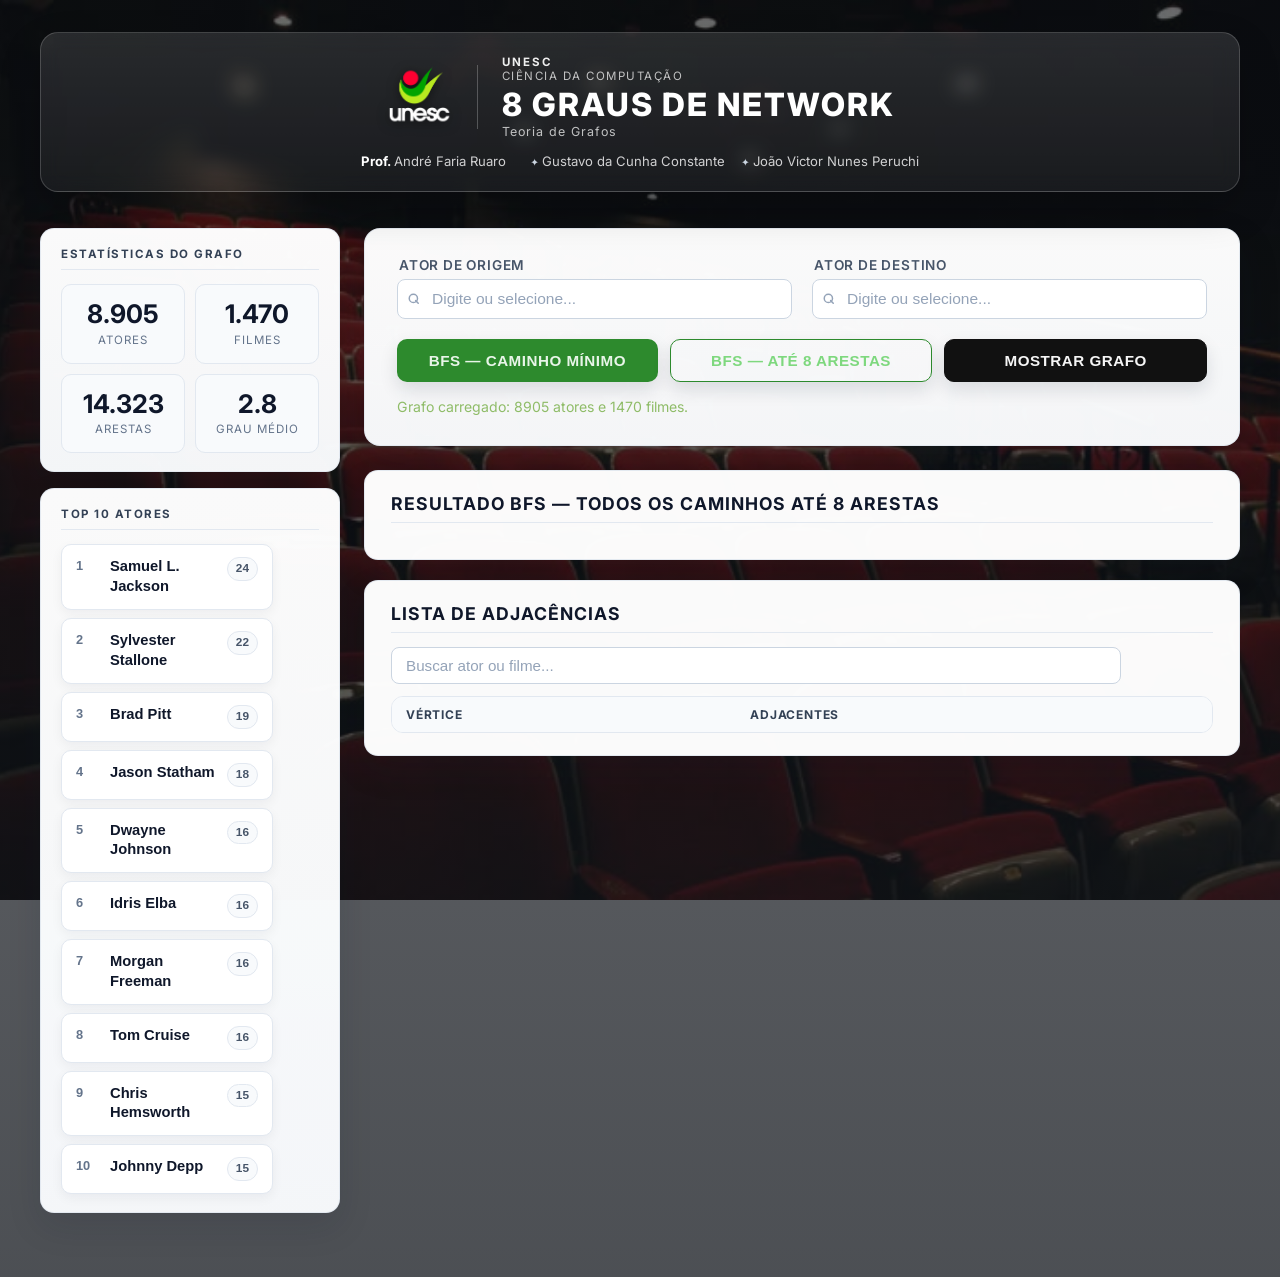
<file: index.html>
<!doctype html>
<html lang="pt-BR">
  <head>
    <meta charset="UTF-8" />
    <meta name="viewport" content="width=device-width, initial-scale=1.0" />
    <title>8 Graus de Network</title>
    <link rel="stylesheet" href="css/styles.css" />
    <link
      href="https://fonts.googleapis.com/css2?family=Inter:wght@400;500;600;700;800&display=swap"
      rel="stylesheet"
    />
  </head>
  <body>
    <div
      class="toast-container"
      id="toastContainer"
      aria-live="polite"
      aria-atomic="true"
    ></div>

    <header class="site-header">
      <div class="site-header__brand">
        <div class="unesc-logo">
          <img
            src="imgs/unesc.png"
            alt="UNESC — Universidade do Extremo Sul Catarinense"
            class="unesc-logo__img"
          />
        </div>

        <div class="site-header__divider"></div>

        <div class="site-header__title">
          <p class="site-header__institution" id="meta-institution"></p>
          <p class="site-header__course" id="meta-course"></p>
          <h1 class="site-header__appname">8 Graus de Network</h1>
          <p class="site-header__subject" id="meta-subject"></p>
        </div>
      </div>

      <div class="site-header__meta">
        <p class="site-header__professor" id="meta-professor"></p>
        <ul
          class="site-header__authors"
          id="meta-authors"
          aria-label="Autores"
        ></ul>
      </div>
    </header>

    <main>
      <aside class="sidebar">
        <div class="sidebar-card">
          <h3 class="sidebar-card__title">Estatísticas do Grafo</h3>
          <div class="stats-grid">
            <div class="stat-item">
              <span class="stat-value" id="statActors">—</span>
              <span class="stat-label">Atores</span>
            </div>
            <div class="stat-item">
              <span class="stat-value" id="statMovies">—</span>
              <span class="stat-label">Filmes</span>
            </div>
            <div class="stat-item">
              <span class="stat-value" id="statEdges">—</span>
              <span class="stat-label">Arestas</span>
            </div>
            <div class="stat-item">
              <span class="stat-value" id="statAvgDeg">—</span>
              <span class="stat-label">Grau Médio</span>
            </div>
          </div>
        </div>
        <div class="sidebar-card" id="topActorsCard">
          <h3 class="sidebar-card__title">Top 10 Atores</h3>
          <ol class="top-actors-list" id="topActorsList">
            <li class="top-actors-placeholder">Aguardando dados...</li>
          </ol>
        </div>
      </aside>

      <div class="main-content">
        <div class="card">
          <div class="form-row">
            <div class="form-group">
              <label for="inputOrigin">Ator de Origem</label>
              <div class="input-wrapper">
                <svg
                  class="input-icon"
                  viewBox="0 0 20 20"
                  fill="none"
                  stroke="currentColor"
                  stroke-width="2"
                  aria-hidden="true"
                >
                  <circle cx="8.5" cy="8.5" r="5.5" />
                  <path d="M15 15l-3.5-3.5" stroke-linecap="round" />
                </svg>
                <input
                  list="actorList"
                  id="inputOrigin"
                  placeholder="Digite ou selecione..."
                  autocomplete="off"
                />
                <button
                  class="input-clear"
                  aria-label="Limpar ator de origem"
                  data-target="inputOrigin"
                  hidden
                >
                  <svg
                    viewBox="0 0 14 14"
                    fill="none"
                    stroke="currentColor"
                    stroke-width="2"
                    stroke-linecap="round"
                    aria-hidden="true"
                  >
                    <line x1="2" y1="2" x2="12" y2="12" />
                    <line x1="12" y1="2" x2="2" y2="12" />
                  </svg>
                </button>
              </div>
            </div>
            <div class="form-group">
              <label for="inputDest">Ator de Destino</label>
              <div class="input-wrapper">
                <svg
                  class="input-icon"
                  viewBox="0 0 20 20"
                  fill="none"
                  stroke="currentColor"
                  stroke-width="2"
                  aria-hidden="true"
                >
                  <circle cx="8.5" cy="8.5" r="5.5" />
                  <path d="M15 15l-3.5-3.5" stroke-linecap="round" />
                </svg>
                <input
                  list="actorList"
                  id="inputDest"
                  placeholder="Digite ou selecione..."
                  autocomplete="off"
                />
                <button
                  class="input-clear"
                  aria-label="Limpar ator de destino"
                  data-target="inputDest"
                  hidden
                >
                  <svg
                    viewBox="0 0 14 14"
                    fill="none"
                    stroke="currentColor"
                    stroke-width="2"
                    stroke-linecap="round"
                    aria-hidden="true"
                  >
                    <line x1="2" y1="2" x2="12" y2="12" />
                    <line x1="12" y1="2" x2="2" y2="12" />
                  </svg>
                </button>
              </div>
            </div>
          </div>
          <datalist id="actorList"></datalist>

          <div class="btn-row">
            <button id="btnBFS">BFS &mdash; Caminho Mínimo</button>
            <button id="btnBFS8">BFS &mdash; Até 8 Arestas</button>
            <button id="btnShow">Mostrar Grafo</button>
          </div>
          <p id="status" role="status" aria-live="polite">
            Carregando dados...
          </p>
        </div>

        <div class="results-section">
          <div class="result-card" id="bfsCard" hidden>
            <h2>Resultado BFS &mdash; Caminho Mínimo</h2>
            <div id="bfsResult"></div>
          </div>

          <div class="result-card" id="bfs8Card" hidden>
            <h2>Resultado BFS &mdash; Todos os Caminhos até 8 Arestas</h2>
            <div id="bfs8Result"></div>
          </div>

          <div class="result-card" id="showCard" hidden>
            <h2>Lista de Adjacências</h2>
            <div class="adj-search-row">
              <input
                type="search"
                id="adjSearch"
                placeholder="Buscar ator ou filme..."
                autocomplete="off"
                aria-label="Buscar vértice na lista de adjacências"
              />
              <span id="adjSearchCount" class="adj-search-count"></span>
            </div>
            <div class="adj-table-wrapper">
              <table>
                <thead>
                  <tr>
                    <th>Vértice</th>
                    <th>Adjacentes</th>
                  </tr>
                </thead>
                <tbody id="adjBody"></tbody>
              </table>
            </div>
          </div>
        </div>
      </div>
    </main>

    <script type="module" src="js/app.js"></script>
  </body>
</html>
</file>
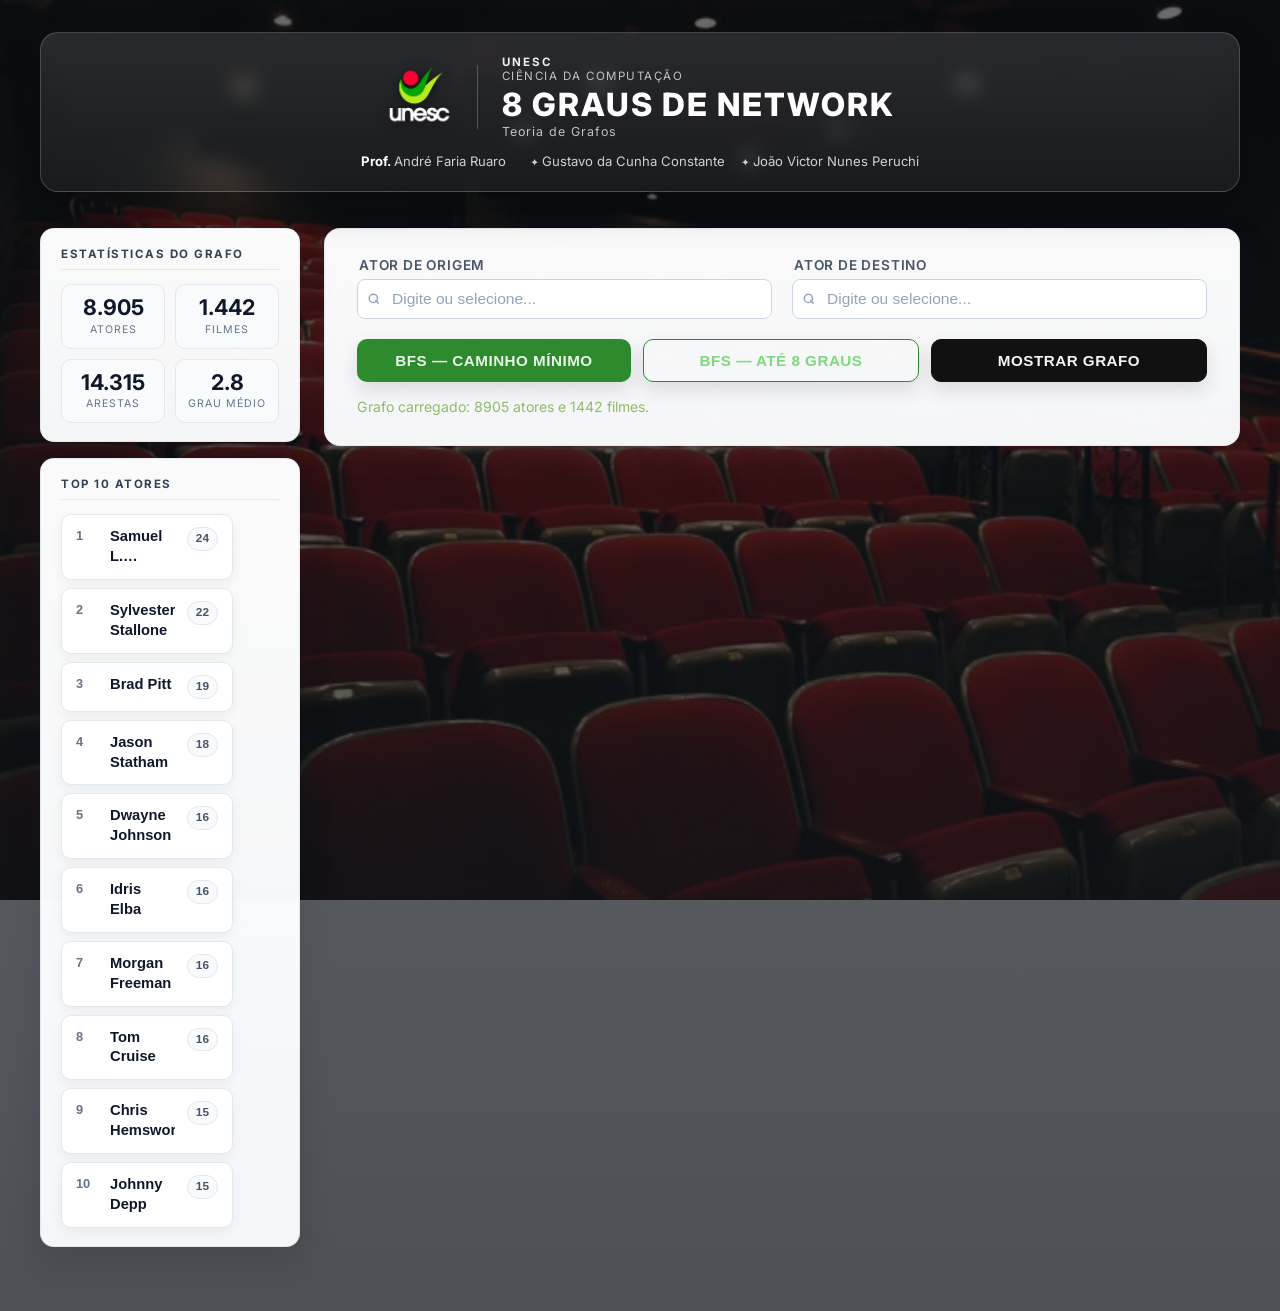
<file: 8-Graus-de-Network/index.html>
<!doctype html>
<html lang="pt-BR">
  <head>
    <meta charset="UTF-8" />
    <meta name="viewport" content="width=device-width, initial-scale=1.0" />
    <title>8 Graus de Network</title>
    <link rel="stylesheet" href="css/styles.css" />
    <link
      href="https://fonts.googleapis.com/css2?family=Inter:wght@400;500;600;700;800&display=swap"
      rel="stylesheet"
    />
  </head>
  <body>
    <div
      class="toast-container"
      id="toastContainer"
      aria-live="polite"
      aria-atomic="true"
    ></div>

    <header class="site-header">
      <div class="site-header__brand">
        <div class="unesc-logo">
          <img
            src="imgs/unesc.png"
            alt="UNESC — Universidade do Extremo Sul Catarinense"
            class="unesc-logo__img"
          />
        </div>

        <div class="site-header__divider"></div>

        <div class="site-header__title">
          <p class="site-header__institution" id="meta-institution"></p>
          <p class="site-header__course" id="meta-course"></p>
          <h1 class="site-header__appname">8 Graus de Network</h1>
          <p class="site-header__subject" id="meta-subject"></p>
        </div>
      </div>

      <div class="site-header__meta">
        <p class="site-header__professor" id="meta-professor"></p>
        <ul
          class="site-header__authors"
          id="meta-authors"
          aria-label="Autores"
        ></ul>
      </div>
    </header>

    <main>
      <aside class="sidebar">
        <div class="sidebar-card">
          <h3 class="sidebar-card__title">Estatísticas do Grafo</h3>
          <div class="stats-grid">
            <div class="stat-item">
              <span class="stat-value" id="statActors">—</span>
              <span class="stat-label">Atores</span>
            </div>
            <div class="stat-item">
              <span class="stat-value" id="statMovies">—</span>
              <span class="stat-label">Filmes</span>
            </div>
            <div class="stat-item">
              <span class="stat-value" id="statEdges">—</span>
              <span class="stat-label">Arestas</span>
            </div>
            <div class="stat-item">
              <span class="stat-value" id="statAvgDeg">—</span>
              <span class="stat-label">Grau Médio</span>
            </div>
          </div>
        </div>
        <div class="sidebar-card">
          <h3 class="sidebar-card__title">Top 10 Atores</h3>
          <ol class="top-actors-list" id="topActorsList">
            <li class="top-actors-placeholder">Aguardando dados...</li>
          </ol>
        </div>
      </aside>

      <div class="main-content">
        <div class="card">
          <div class="form-row">
            <div class="form-group">
              <label for="inputOrigin">Ator de Origem</label>
              <div class="input-wrapper">
                <svg
                  class="input-icon"
                  viewBox="0 0 20 20"
                  fill="none"
                  stroke="currentColor"
                  stroke-width="2"
                  aria-hidden="true"
                >
                  <circle cx="8.5" cy="8.5" r="5.5" />
                  <path d="M15 15l-3.5-3.5" stroke-linecap="round" />
                </svg>
                <input
                  list="actorList"
                  id="inputOrigin"
                  placeholder="Digite ou selecione..."
                  autocomplete="off"
                />
                <button
                  class="input-clear"
                  aria-label="Limpar ator de origem"
                  data-target="inputOrigin"
                  hidden
                >
                  <svg
                    viewBox="0 0 14 14"
                    fill="none"
                    stroke="currentColor"
                    stroke-width="2"
                    stroke-linecap="round"
                    aria-hidden="true"
                  >
                    <line x1="2" y1="2" x2="12" y2="12" />
                    <line x1="12" y1="2" x2="2" y2="12" />
                  </svg>
                </button>
              </div>
            </div>
            <div class="form-group">
              <label for="inputDest">Ator de Destino</label>
              <div class="input-wrapper">
                <svg
                  class="input-icon"
                  viewBox="0 0 20 20"
                  fill="none"
                  stroke="currentColor"
                  stroke-width="2"
                  aria-hidden="true"
                >
                  <circle cx="8.5" cy="8.5" r="5.5" />
                  <path d="M15 15l-3.5-3.5" stroke-linecap="round" />
                </svg>
                <input
                  list="actorList"
                  id="inputDest"
                  placeholder="Digite ou selecione..."
                  autocomplete="off"
                />
                <button
                  class="input-clear"
                  aria-label="Limpar ator de destino"
                  data-target="inputDest"
                  hidden
                >
                  <svg
                    viewBox="0 0 14 14"
                    fill="none"
                    stroke="currentColor"
                    stroke-width="2"
                    stroke-linecap="round"
                    aria-hidden="true"
                  >
                    <line x1="2" y1="2" x2="12" y2="12" />
                    <line x1="12" y1="2" x2="2" y2="12" />
                  </svg>
                </button>
              </div>
            </div>
          </div>
          <datalist id="actorList"></datalist>

          <div class="btn-row">
            <button id="btnBFS">BFS &mdash; Caminho Mínimo</button>
            <button id="btnBFS8">BFS &mdash; Até 8 Graus</button>
            <button id="btnShow">Mostrar Grafo</button>
          </div>
          <p id="status" role="status" aria-live="polite">
            Carregando dados...
          </p>
        </div>

        <div class="results-section">
          <div class="result-card" id="bfsCard" hidden>
            <h2>Resultado BFS &mdash; Caminho Mínimo</h2>
            <div id="bfsResult"></div>
          </div>

          <div class="result-card" id="bfs8Card" hidden>
            <h2>Resultado BFS &mdash; Todos os Caminhos até 8 Graus</h2>
            <div id="bfs8Result"></div>
          </div>

          <div class="result-card" id="showCard" hidden>
            <h2>Lista de Adjacências</h2>
            <div class="adj-search-row">
              <input
                type="search"
                id="adjSearch"
                placeholder="Buscar ator ou filme..."
                autocomplete="off"
                aria-label="Buscar vértice na lista de adjacências"
              />
              <span id="adjSearchCount" class="adj-search-count"></span>
            </div>
            <div class="adj-table-wrapper">
              <table>
                <thead>
                  <tr>
                    <th>Vértice</th>
                    <th>Adjacentes</th>
                  </tr>
                </thead>
                <tbody id="adjBody"></tbody>
              </table>
            </div>
          </div>
        </div>
      </div>
    </main>

    <script type="module" src="js/app.js"></script>
  </body>
</html>
</file>
<file: css/styles.css>
*,
*::before,
*::after {
  box-sizing: border-box;
  margin: 0;
  padding: 0;
}

body {
  font-family: "Inter", "Segoe UI", system-ui, sans-serif;
  background:
    linear-gradient(rgba(15, 18, 24, 0.62), rgba(20, 24, 30, 0.76)),
    url("../imgs/filmset.jpeg") center / cover fixed no-repeat;
  color: #1f2937;
  min-height: 100vh;
  display: flex;
  flex-direction: column;
  align-items: center;
  padding: 32px 16px 64px;
}

.site-header {
  width: 100%;
  max-width: 1200px;
  margin-bottom: 36px;
  text-align: center;
  padding: 22px 26px;
  border: 1px solid rgba(255, 255, 255, 0.18);
  border-radius: 18px;
  background: linear-gradient(
    180deg,
    rgba(255, 255, 255, 0.12) 0%,
    rgba(255, 255, 255, 0.06) 100%
  );
  backdrop-filter: blur(10px);
  box-shadow: 0 18px 42px rgba(0, 0, 0, 0.2);
}

.site-header__brand {
  display: flex;
  align-items: center;
  justify-content: center;
  gap: 24px;
  flex-wrap: wrap;
  margin-bottom: 14px;
}

.unesc-logo__img {
  height: 72px;
  width: auto;
  object-fit: contain;
  filter: drop-shadow(0 2px 6px rgba(0, 0, 0, 0.5));
}

.site-header__divider {
  width: 1px;
  height: 64px;
  background: rgba(255, 255, 255, 0.24);
  flex-shrink: 0;
}

.site-header__title {
  text-align: left;
}

.site-header__institution {
  font-size: 0.72rem;
  font-weight: 700;
  letter-spacing: 2px;
  color: rgba(255, 255, 255, 0.92);
  text-transform: uppercase;
}

.site-header__course {
  font-size: 0.72rem;
  letter-spacing: 1.5px;
  color: rgba(255, 255, 255, 0.72);
  text-transform: uppercase;
  margin-bottom: 4px;
}

.site-header__appname {
  font-size: 2rem;
  font-weight: 800;
  letter-spacing: 2px;
  color: #ffffff;
  text-transform: uppercase;
  line-height: 1.1;
}

.site-header__subject {
  font-size: 0.78rem;
  color: rgba(255, 255, 255, 0.72);
  letter-spacing: 1px;
  margin-top: 2px;
}

.site-header__meta {
  display: flex;
  flex-wrap: wrap;
  justify-content: center;
  gap: 4px 24px;
  font-size: 0.82rem;
  color: rgba(255, 255, 255, 0.8);
  margin-top: 8px;
}

.site-header__professor::before {
  content: "Prof. ";
  font-weight: 700;
  color: #ffffff;
}

.site-header__authors {
  list-style: none;
  display: flex;
  flex-wrap: wrap;
  justify-content: center;
  gap: 4px 16px;
}

.site-header__authors li::before {
  content: "✦ ";
  color: #cbd5e1;
  font-size: 0.65rem;
}

main {
  display: grid;
  grid-template-columns: 300px 1fr;
  gap: 24px;
  max-width: 1200px;
  width: 100%;
  align-items: start;
  padding: 0;
}

.main-content {
  display: flex;
  flex-direction: column;
  gap: 24px;
}

.card {
  background: linear-gradient(
    180deg,
    rgba(255, 255, 255, 0.98) 0%,
    rgba(248, 250, 252, 0.98) 100%
  );
  border: 1px solid rgba(226, 232, 240, 0.9);
  border-radius: 16px;
  padding: 28px 32px;
  box-shadow: 0 18px 40px rgba(15, 23, 42, 0.16);
}

.form-row {
  display: flex;
  gap: 20px;
  flex-wrap: wrap;
  margin-bottom: 20px;
}

.form-group {
  flex: 1;
  min-width: 220px;
  display: flex;
  flex-direction: column;
  gap: 6px;
}

.form-group label {
  padding-left: 2px;
}

label {
  font-size: 0.85rem;
  font-weight: 600;
  color: #475569;
  text-transform: uppercase;
  letter-spacing: 0.8px;
}

input[list] {
  background: #ffffff;
  border: 1px solid #cbd5e1;
  border-radius: 8px;
  color: #0f172a;
  font-size: 0.97rem;
  font-weight: 400;
  padding: 10px 14px;
  outline: none;
  transition:
    border-color 0.2s,
    box-shadow 0.2s;
  width: 100%;
}

input[list]:focus {
  border-color: #60a5fa;
  box-shadow: 0 0 0 3px rgba(96, 165, 250, 0.16);
}

.btn-row {
  display: flex;
  gap: 12px;
  flex-wrap: wrap;
}

button {
  flex: 1;
  min-width: 160px;
  padding: 12px 20px;
  border: 1px solid transparent;
  border-radius: 10px;
  font-size: 0.95rem;
  font-weight: 700;
  cursor: pointer;
  transition:
    filter 0.2s,
    transform 0.1s,
    box-shadow 0.2s,
    border-color 0.2s;
  letter-spacing: 0.5px;
  text-transform: uppercase;
  box-shadow: 0 8px 18px rgba(15, 23, 42, 0.12);
}

button:hover {
  filter: brightness(1.03);
}
button:active {
  transform: scale(0.97);
}

#btnBFS {
  background: #2d8a2d;
  color: #e8f5e8;
  border: none;
}
#btnBFS8 {
  background: transparent;
  color: #7ed87e;
  border: 1px solid #2d8a2d;
}
#btnShow {
  background: #111111;
  color: #f5f5f5;
  border: 1px solid #111111;
}

#btnShow:hover {
  border-color: #000000;
}

#btnBFS:hover,
#btnBFS8:hover,
#btnShow:hover {
  box-shadow: 0 12px 24px rgba(15, 23, 42, 0.16);
}

#status {
  margin-top: 14px;
  font-size: 0.88rem;
  color: #475569;
  min-height: 18px;
  line-height: 1.5;
}

.results-section {
  display: flex;
  flex-direction: column;
  gap: 20px;
  overflow-y: visible;
}

#bfs8Card {
  display: flex;
  flex-direction: column;
  max-height: calc(100vh - 260px);
}

#bfs8Card #bfs8Result {
  overflow-y: auto;
  min-height: 0;
  flex: 1;
  padding-right: 4px;
}

#showCard {
  display: flex;
  flex-direction: column;
  max-height: calc(100vh - 260px);
}

#showCard .adj-table-wrapper {
  flex: 1;
  min-height: 0;
  max-height: none;
}

.result-card {
  background: rgba(255, 255, 255, 0.98);
  border: 1px solid rgba(226, 232, 240, 0.95);
  border-radius: 14px;
  padding: 22px 26px;
  box-shadow: 0 14px 34px rgba(15, 23, 42, 0.12);
}

.result-card h2 {
  font-size: 1.1rem;
  color: #0f172a;
  margin-bottom: 14px;
  text-transform: uppercase;
  letter-spacing: 1px;
  border-bottom: 1px solid #e2e8f0;
  padding-bottom: 8px;
}

.result-context {
  display: flex;
  flex-direction: column;
  gap: 6px;
  padding: 0 0 16px;
  margin-bottom: 16px;
  border-bottom: 1px solid #e2e8f0;
}

.result-context__label {
  font-size: 0.72rem;
  font-weight: 700;
  color: #64748b;
  text-transform: uppercase;
  letter-spacing: 0.8px;
}

.result-context__route {
  display: flex;
  align-items: center;
  gap: 10px;
  flex-wrap: wrap;
  color: #0f172a;
}

.result-context__actor {
  font-size: 0.98rem;
  font-weight: 600;
  color: #0f172a;
}

.result-context__arrow {
  color: #94a3b8;
  font-size: 0.95rem;
}

.path-item {
  background: #f8fafc;
  border-left: 4px solid #4a9e4a;
  border-radius: 6px;
  padding: 10px 14px;
  margin-bottom: 10px;
  font-size: 0.92rem;
  line-height: 1.7;
}

.path-item .length-badge {
  display: inline-block;
  background: #4a9e4a;
  color: #fff;
  font-size: 0.78rem;
  font-weight: 700;
  padding: 2px 8px;
  border-radius: 20px;
  margin-right: 8px;
}

.path-item .node-actor {
  color: #2563eb;
}
.path-item .node-movie {
  color: #b7791f;
}

.path-arrow {
  color: #64748b;
  font-weight: bold;
  margin: 0 4px;
}

.no-result {
  color: #e08080;
  font-style: italic;
  font-size: 0.95rem;
}

.result-count {
  margin-bottom: 12px;
  color: #475569;
  font-size: 0.9rem;
}

.result-capped-inline {
  display: inline-block;
  margin-left: 6px;
  padding: 1px 8px;
  background: #fff7ed;
  border: 1px solid #fdba74;
  border-radius: 20px;
  color: #9a3412;
  font-size: 0.76rem;
  font-weight: 600;
  vertical-align: middle;
}

.show-more-btn {
  display: block;
  width: 100%;
  margin-top: 16px;
  padding: 12px 20px;
  background: #f8fafc;
  border: 1px dashed #cbd5e1;
  border-radius: 10px;
  color: #475569;
  font-size: 0.88rem;
  font-weight: 600;
  cursor: pointer;
  text-align: center;
  text-transform: none;
  letter-spacing: 0;
  box-shadow: none;
  transition:
    background 0.15s,
    border-color 0.15s,
    color 0.15s;
}

.show-more-btn:hover {
  background: #e2e8f0;
  border-color: #94a3b8;
  color: #0f172a;
  filter: none;
}

.pagination {
  display: flex;
  align-items: center;
  justify-content: space-between;
  gap: 12px;
  padding: 16px 0 4px;
  border-top: 1px solid #e2e8f0;
  margin-top: 16px;
  flex-wrap: wrap;
}

.pagination-btn {
  flex: none;
  min-width: 0;
  padding: 8px 16px;
  font-size: 0.85rem;
  font-weight: 600;
  border-radius: 8px;
  background: #f8fafc;
  border: 1px solid #e2e8f0;
  color: #0f172a;
  cursor: pointer;
  text-transform: none;
  letter-spacing: 0;
  box-shadow: none;
  transition:
    background 0.15s,
    border-color 0.15s;
}

.pagination-btn:hover:not(:disabled) {
  background: #e2e8f0;
  filter: none;
}

.pagination-btn:disabled {
  opacity: 0.35;
  cursor: default;
}

.pagination-info {
  display: flex;
  flex-direction: column;
  align-items: center;
  gap: 2px;
  font-size: 0.88rem;
  font-weight: 600;
  color: #0f172a;
}

.pagination-range {
  font-size: 0.75rem;
  font-weight: 400;
  color: #64748b;
}

.result-capped {
  margin-bottom: 14px;
  padding: 8px 12px;
  background: #fff7ed;
  border: 1px solid #fdba74;
  border-radius: 8px;
  color: #9a3412;
  font-size: 0.82rem;
}

.path-group {
  margin-bottom: 28px;
}

.path-group:last-child {
  margin-bottom: 0;
}

.path-group-toggle {
  width: 100%;
  min-width: 0;
  padding: 0;
  background: none;
  border: none;
  box-shadow: none;
  text-transform: none;
  letter-spacing: 0;
}

.path-group-toggle:hover {
  filter: none;
}

.path-group-toggle:active {
  transform: none;
}

.path-group-header {
  display: flex;
  align-items: center;
  gap: 16px;
  margin-bottom: 12px;
  padding-bottom: 10px;
  border-bottom: 1px solid #e2e8f0;
}

.path-group-header .path-degree-badge {
  width: 72px;
  height: 72px;
  margin: 0;
  flex-shrink: 0;
}

.path-group-header .degree-number {
  font-size: 1.9rem;
}

.path-group-count {
  color: #475569;
  font-size: 0.85rem;
  font-weight: 600;
}

.path-group-icon {
  width: 10px;
  height: 10px;
  margin-left: auto;
  border-right: 2px solid #94a3b8;
  border-bottom: 2px solid #94a3b8;
  transform: rotate(45deg);
  transition: transform 0.18s ease;
  flex-shrink: 0;
}

.path-group--collapsed .path-group-icon {
  transform: rotate(-45deg);
}

.path-group-paths {
  display: flex;
  flex-direction: column;
  gap: 12px;
}

.path-group-paths[hidden] {
  display: none;
}

.path-row {
  background: linear-gradient(180deg, #ffffff 0%, #f8fafc 100%);
  border: 1px solid #e2e8f0;
  border-radius: 14px;
  padding: 10px 8px;
  box-shadow: inset 0 1px 0 rgba(255, 255, 255, 0.75);
}

.path-row-header {
  display: flex;
  align-items: center;
  justify-content: space-between;
  gap: 12px;
  padding: 2px 10px 10px;
}

.path-row-title {
  color: #0f172a;
  font-size: 0.84rem;
  font-weight: 600;
}

.path-row-meta {
  color: #64748b;
  font-size: 0.76rem;
  white-space: nowrap;
}

.adj-search-row {
  display: flex;
  align-items: center;
  gap: 12px;
  margin-bottom: 12px;
}

#adjSearch {
  flex: 1;
  background: #ffffff;
  border: 1px solid #cbd5e1;
  border-radius: 8px;
  color: #0f172a;
  font-size: 0.95rem;
  padding: 9px 14px;
  outline: none;
  transition: border-color 0.2s;
}

#adjSearch:focus {
  border-color: #60a5fa;
  box-shadow: 0 0 0 3px rgba(96, 165, 250, 0.14);
}

.adj-search-count {
  font-size: 0.8rem;
  color: #64748b;
  white-space: nowrap;
  min-width: 80px;
  text-align: right;
}

.adj-row-hidden {
  display: none;
}

.adj-row-highlight td:first-child {
  color: #0f172a;
}

.adj-table-wrapper {
  max-height: 340px;
  overflow-y: auto;
  border-radius: 12px;
  border: 1px solid #e2e8f0;
  background: #ffffff;
}

table {
  width: 100%;
  border-collapse: collapse;
  font-size: 0.88rem;
}

thead tr {
  background: #f8fafc;
  position: sticky;
  top: 0;
  z-index: 1;
}

thead th {
  padding: 10px 14px;
  color: #334155;
  text-align: left;
  font-size: 0.75rem;
  text-transform: uppercase;
  letter-spacing: 0.8px;
}

tbody tr:nth-child(even) {
  background: #f8fafc;
}

tbody tr {
  border-top: 1px solid #eef2f7;
}

tbody td {
  padding: 10px 14px;
  vertical-align: top;
}

tbody td:first-child {
  white-space: nowrap;
  font-weight: 600;
}

.adj-type-movie {
  color: #b7791f;
}
.adj-type-actor {
  color: #2563eb;
}

.adj-link {
  color: inherit;
  text-decoration: none;
}

.adj-link:hover {
  text-decoration: underline;
}

::-webkit-scrollbar {
  width: 6px;
}
::-webkit-scrollbar-track {
  background: #e2e8f0;
}
::-webkit-scrollbar-thumb {
  background: #94a3b8;
  border-radius: 4px;
}

.sidebar {
  display: flex;
  flex-direction: column;
  gap: 16px;
  position: sticky;
  top: 24px;
}

#topActorsCard {
  display: flex;
  flex-direction: column;
}

#topActorsCard .top-actors-list {
  overflow-y: visible;
}

.sidebar-card {
  background: linear-gradient(
    180deg,
    rgba(255, 255, 255, 0.98) 0%,
    rgba(248, 250, 252, 0.98) 100%
  );
  border: 1px solid rgba(226, 232, 240, 0.95);
  border-radius: 14px;
  padding: 18px 20px;
  box-shadow: 0 14px 34px rgba(15, 23, 42, 0.12);
}

.sidebar-card__title {
  font-size: 0.72rem;
  font-weight: 700;
  color: #334155;
  text-transform: uppercase;
  letter-spacing: 1.5px;
  margin-bottom: 14px;
  border-bottom: 1px solid #e2e8f0;
  padding-bottom: 8px;
}

.stats-grid {
  display: grid;
  grid-template-columns: 1fr 1fr;
  gap: 10px;
}

.stat-item {
  background: #f8fafc;
  border: 1px solid #e2e8f0;
  border-radius: 10px;
  padding: 16px 8px;
  text-align: center;
  display: flex;
  flex-direction: column;
  gap: 6px;
}

.stat-value {
  font-size: 1.6rem;
  font-weight: 700;
  color: #0f172a;
  line-height: 1;
}

.stat-label {
  font-size: 0.72rem;
  color: #64748b;
  text-transform: uppercase;
  letter-spacing: 1px;
}

.top-actors-list {
  list-style: none;
  display: flex;
  flex-direction: column;
  gap: 8px;
  padding: 0;
}

.top-actors-placeholder {
  color: #64748b;
  font-size: 0.85rem;
  font-style: italic;
}

.top-actor-item {
  display: flex;
  align-items: stretch;
  gap: 12px;
  font-size: 0.8rem;
  width: 100%;
  min-width: 0;
}

.top-actor-select {
  display: flex;
  align-items: flex-start;
  gap: 12px;
  width: 100%;
  padding: 12px 14px;
  min-width: 0;
  border: 1px solid #e2e8f0;
  border-radius: 10px;
  background: #ffffff;
  color: inherit;
  text-align: left;
  text-transform: none;
  letter-spacing: 0;
  font-weight: 500;
  box-shadow: 0 4px 12px rgba(15, 23, 42, 0.05);
}

.top-actor-select:hover {
  background: #fcfdff;
  border-color: #cbd5e1;
  box-shadow: 0 8px 16px rgba(15, 23, 42, 0.08);
  filter: none;
}

.top-actor-select:focus-visible {
  outline: none;
  border-color: #60a5fa;
  box-shadow: 0 0 0 3px rgba(96, 165, 250, 0.16);
}

.top-actor-wiki {
  width: 34px;
  min-width: 34px;
  border-radius: 10px;
  border: 1px solid #e2e8f0;
  background: rgba(255, 255, 255, 0.94);
  color: #475569;
  display: inline-flex;
  align-items: center;
  justify-content: center;
  text-decoration: none;
  font-size: 0.78rem;
  font-weight: 700;
  opacity: 0;
  transform: translateX(-4px);
  pointer-events: none;
  transition:
    opacity 0.16s ease,
    transform 0.16s ease,
    border-color 0.16s ease,
    color 0.16s ease,
    background 0.16s ease;
}

.top-actor-item:hover .top-actor-wiki,
.top-actor-item:focus-within .top-actor-wiki {
  opacity: 1;
  transform: translateX(0);
  pointer-events: auto;
}

.top-actor-wiki:hover {
  border-color: #cbd5e1;
  background: #f8fafc;
  color: #0f172a;
}

.top-actor-rank {
  min-width: 22px;
  color: #64748b;
  display: inline-flex;
  align-items: flex-start;
  justify-content: flex-start;
  flex-shrink: 0;
  font-size: 0.8rem;
  font-weight: 600;
  line-height: 1.4;
}

.top-actor-main {
  display: flex;
  flex-direction: column;
  gap: 0;
  min-width: 0;
  flex: 1;
}

.top-actor-name {
  color: #0f172a;
  white-space: normal;
  min-width: 0;
  font-size: 0.92rem;
  font-weight: 600;
  line-height: 1.35;
}

.top-actor-caption {
  color: #64748b;
  font-size: 0.72rem;
  white-space: nowrap;
}

.top-actor-degree {
  background: #f8fafc;
  border: 1px solid #e2e8f0;
  color: #475569;
  font-size: 0.74rem;
  font-weight: 700;
  padding: 5px 8px;
  border-radius: 999px;
  flex-shrink: 0;
  line-height: 1;
}

.input-wrapper {
  position: relative;
  display: flex;
  align-items: center;
}

.input-icon {
  position: absolute;
  left: 10px;
  width: 15px;
  height: 15px;
  color: #94a3b8;
  pointer-events: none;
  flex-shrink: 0;
}

.input-wrapper input[list] {
  padding-left: 34px;
  padding-right: 32px;
}

.input-clear {
  position: absolute;
  right: 8px;
  top: 50%;
  transform: translateY(-50%);
  width: 20px;
  height: 20px;
  display: flex;
  align-items: center;
  justify-content: center;
  background: none;
  border: none;
  padding: 0;
  cursor: pointer;
  color: #94a3b8;
  border-radius: 50%;
  transition:
    color 0.15s,
    background 0.15s;
  flex: none;
  min-width: unset;
}

.input-clear[hidden] {
  display: none;
}

.input-clear:hover {
  color: #e08080;
  background: rgba(224, 128, 128, 0.12);
  filter: none;
  transform: translateY(-50%);
}

.input-clear:active {
  transform: translateY(-50%) scale(0.9);
}

.input-clear svg {
  width: 10px;
  height: 10px;
}

input[list]::placeholder,
#adjSearch::placeholder {
  color: #94a3b8;
}

.toast-container {
  position: fixed;
  top: 20px;
  right: 20px;
  z-index: 1000;
  display: flex;
  flex-direction: column;
  gap: 10px;
  pointer-events: none;
}

.toast {
  min-width: min(320px, calc(100vw - 32px));
  max-width: 360px;
  padding: 12px 14px;
  border-radius: 10px;
  border: 1px solid #fdba74;
  background: rgba(255, 247, 237, 0.98);
  color: #9a3412;
  box-shadow: 0 14px 28px rgba(15, 23, 42, 0.18);
  font-size: 0.9rem;
  line-height: 1.4;
  opacity: 0;
  transform: translateY(-8px);
  transition:
    opacity 0.2s ease,
    transform 0.2s ease;
}

.toast--visible {
  opacity: 1;
  transform: translateY(0);
}

.path-timeline {
  text-align: center;
  padding: 12px 0 6px;
}

.path-degree-badge {
  display: inline-flex;
  flex-direction: column;
  align-items: center;
  justify-content: center;
  width: 104px;
  height: 104px;
  border-radius: 24px;
  background: linear-gradient(180deg, #ffffff 0%, #eff6ff 100%);
  border: 1px solid #bfdbfe;
  margin: 0 auto 24px;
  box-shadow: 0 10px 22px rgba(37, 99, 235, 0.1);
}

.degree-number {
  font-size: 2.5rem;
  font-weight: 700;
  color: #1d4ed8;
  line-height: 1;
}

.degree-label {
  font-size: 0.68rem;
  color: #64748b;
  text-transform: uppercase;
  letter-spacing: 0.8px;
  font-weight: 600;
  margin-top: 4px;
}

.path-nodes-wrap {
  overflow-x: auto;
  padding: 8px 0 14px;
}

.path-nodes-wrap::-webkit-scrollbar {
  height: 4px;
}

.timeline-nodes {
  display: flex;
  align-items: center;
  min-width: max-content;
  padding: 12px 20px;
  border-radius: 14px;
  background: #ffffff;
  border: 1px solid #e2e8f0;
  box-shadow: 0 6px 16px rgba(15, 23, 42, 0.05);
}

.tnode {
  display: flex;
  align-items: center;
  justify-content: center;
  text-align: center;
  font-size: 0.78rem;
  font-weight: 600;
  word-break: normal;
  overflow-wrap: anywhere;
  overflow: hidden;
  line-height: 1.3;
}

.tnode-link {
  text-decoration: none;
}

.tnode-link:hover {
  filter: brightness(0.98);
}

.tnode--actor {
  width: 118px;
  min-height: 72px;
  border-radius: 16px;
  background: #f8fafc;
  border: 1px solid #cbd5e1;
  color: #1d4ed8;
  padding: 10px 12px;
  flex-shrink: 0;
  box-shadow: 0 4px 12px rgba(15, 23, 42, 0.05);
}

.tnode--movie {
  width: 138px;
  min-height: 72px;
  border-radius: 12px;
  background: #fffaf5;
  border: 1px solid #fed7aa;
  color: #b45309;
  padding: 10px 12px;
  font-style: italic;
  flex-shrink: 0;
  box-shadow: 0 4px 12px rgba(15, 23, 42, 0.05);
}

.tconnector {
  width: 20px;
  height: 2px;
  background: linear-gradient(to right, #94a3b8, #cbd5e1);
  flex-shrink: 0;
}

.path-meta {
  font-size: 0.82rem;
  color: #64748b;
  margin-top: 10px;
  font-weight: 500;
}

@keyframes btn-spin {
  to {
    transform: translateY(-50%) rotate(360deg);
  }
}

.btn-loading {
  position: relative;
  pointer-events: none;
  opacity: 0.78;
}

.btn-loading::after {
  content: "";
  position: absolute;
  right: 12px;
  top: 50%;
  transform: translateY(-50%);
  width: 14px;
  height: 14px;
  border: 2px solid rgba(255, 255, 255, 0.3);
  border-top-color: #fff;
  border-radius: 50%;
  animation: btn-spin 0.7s linear infinite;
}

@media (max-width: 960px) {
  body {
    height: auto;
    min-height: 100dvh;
    overflow: auto;
    padding: 24px 14px 48px;
  }

  .site-header {
    margin-bottom: 28px;
    padding: 20px 18px;
  }

  main {
    grid-template-columns: 1fr;
    overflow: visible;
    flex: none;
    padding-bottom: 0;
  }

  .main-content {
    overflow-y: visible;
  }

  .sidebar {
    overflow-y: visible;
    display: flex;
    flex-direction: column;
    gap: 16px;
  }

  .card,
  .result-card {
    padding: 22px 20px;
  }
}

@media (max-width: 720px) {
  .site-header__brand {
    gap: 16px;
    align-items: flex-start;
    justify-content: flex-start;
  }

  .site-header__divider {
    display: none;
  }

  .site-header__title {
    text-align: left;
  }

  .site-header__appname {
    font-size: 1.65rem;
  }

  .site-header__meta,
  .site-header__authors {
    justify-content: flex-start;
  }

  .sidebar {
    grid-template-columns: 1fr;
  }

  .form-group {
    min-width: 100%;
  }

  .btn-row {
    flex-direction: column;
  }

  button {
    width: 100%;
    min-width: 0;
  }

  .adj-search-row {
    flex-direction: column;
    align-items: stretch;
  }

  .adj-search-count {
    min-width: 0;
    text-align: left;
  }

  .path-group-header {
    align-items: flex-start;
    flex-direction: column;
    gap: 10px;
  }

  .path-group-icon {
    margin-left: 0;
  }

  .path-group-header .path-degree-badge {
    width: 64px;
    height: 64px;
  }

  .path-group-header .degree-number {
    font-size: 1.4rem;
  }

  .path-degree-badge {
    width: 88px;
    height: 88px;
    margin-bottom: 18px;
  }

  .degree-number {
    font-size: 2rem;
  }

  .timeline-nodes {
    padding: 8px 12px;
  }

  .path-row {
    padding: 10px;
  }

  .path-row-header {
    padding: 2px 2px 10px;
  }

  .tnode--actor {
    width: 102px;
    min-height: 68px;
    font-size: 0.72rem;
  }

  .tnode--movie {
    width: 118px;
    min-height: 68px;
    font-size: 0.72rem;
  }

  .top-actor-wiki {
    opacity: 1;
    transform: none;
    pointer-events: auto;
  }
}

@media (max-width: 560px) {
  body {
    padding: 18px 12px 36px;
  }

  .unesc-logo__img {
    height: 56px;
  }

  .site-header__institution,
  .site-header__course,
  .site-header__subject,
  .site-header__meta {
    font-size: 0.72rem;
  }

  .site-header__appname {
    font-size: 1.45rem;
    line-height: 1.15;
  }

  .card,
  .result-card,
  .sidebar-card {
    border-radius: 12px;
  }

  .card,
  .result-card {
    padding: 18px 16px;
  }

  .sidebar-card {
    padding: 16px;
  }

  .input-wrapper {
    min-height: auto;
  }

  .input-icon {
    left: 10px;
  }

  .input-wrapper input[list] {
    font-size: 0.96rem;
  }

  .input-clear {
    right: 8px;
  }

  .path-group {
    margin-bottom: 20px;
  }

  .path-group-paths {
    gap: 10px;
  }

  .path-row-header {
    align-items: flex-start;
    flex-direction: column;
    gap: 4px;
  }

  .path-nodes-wrap {
    overflow-x: visible;
    padding-bottom: 4px;
  }

  .timeline-nodes {
    min-width: 0;
    width: 100%;
    flex-direction: column;
    align-items: stretch;
    gap: 10px;
    padding: 12px;
  }

  .tconnector {
    width: 2px;
    height: 18px;
    margin: 0 auto;
    background: linear-gradient(to bottom, #94a3b8, #cbd5e1);
  }

  .tnode--actor,
  .tnode--movie {
    width: 100%;
    min-height: 0;
    max-width: none;
  }

  .toast-container {
    top: auto;
    right: 12px;
    left: 12px;
    bottom: 12px;
  }

  .toast {
    min-width: 0;
    max-width: none;
  }

  .result-card h2 {
    font-size: 0.98rem;
    line-height: 1.35;
  }

  .result-context__route {
    align-items: flex-start;
    flex-direction: column;
    gap: 6px;
  }

  .result-context__arrow {
    display: none;
  }

  .path-item,
  .path-row,
  table {
    font-size: 0.82rem;
  }

  .stats-grid {
    grid-template-columns: 1fr 1fr;
    gap: 8px;
  }

  .stat-value {
    font-size: 1.15rem;
  }

  tbody td:first-child {
    white-space: normal;
  }
}
</file>
<file: 8-Graus-de-Network/css/styles.css>
*,
*::before,
*::after {
  box-sizing: border-box;
  margin: 0;
  padding: 0;
}

body {
  font-family: "Inter", "Segoe UI", system-ui, sans-serif;
  background:
    linear-gradient(rgba(15, 18, 24, 0.62), rgba(20, 24, 30, 0.76)),
    url("../imgs/filmset.jpeg") center / cover fixed no-repeat;
  color: #1f2937;
  min-height: 100vh;
  display: flex;
  flex-direction: column;
  align-items: center;
  padding: 32px 16px 64px;
}

.site-header {
  width: 100%;
  max-width: 1200px;
  margin-bottom: 36px;
  text-align: center;
  padding: 22px 26px;
  border: 1px solid rgba(255, 255, 255, 0.18);
  border-radius: 18px;
  background: linear-gradient(
    180deg,
    rgba(255, 255, 255, 0.12) 0%,
    rgba(255, 255, 255, 0.06) 100%
  );
  backdrop-filter: blur(10px);
  box-shadow: 0 18px 42px rgba(0, 0, 0, 0.2);
}

.site-header__brand {
  display: flex;
  align-items: center;
  justify-content: center;
  gap: 24px;
  flex-wrap: wrap;
  margin-bottom: 14px;
}

.unesc-logo__img {
  height: 72px;
  width: auto;
  object-fit: contain;
  filter: drop-shadow(0 2px 6px rgba(0, 0, 0, 0.5));
}

.site-header__divider {
  width: 1px;
  height: 64px;
  background: rgba(255, 255, 255, 0.24);
  flex-shrink: 0;
}

.site-header__title {
  text-align: left;
}

.site-header__institution {
  font-size: 0.72rem;
  font-weight: 700;
  letter-spacing: 2px;
  color: rgba(255, 255, 255, 0.92);
  text-transform: uppercase;
}

.site-header__course {
  font-size: 0.72rem;
  letter-spacing: 1.5px;
  color: rgba(255, 255, 255, 0.72);
  text-transform: uppercase;
  margin-bottom: 4px;
}

.site-header__appname {
  font-size: 2rem;
  font-weight: 800;
  letter-spacing: 2px;
  color: #ffffff;
  text-transform: uppercase;
  line-height: 1.1;
}

.site-header__subject {
  font-size: 0.78rem;
  color: rgba(255, 255, 255, 0.72);
  letter-spacing: 1px;
  margin-top: 2px;
}

.site-header__meta {
  display: flex;
  flex-wrap: wrap;
  justify-content: center;
  gap: 4px 24px;
  font-size: 0.82rem;
  color: rgba(255, 255, 255, 0.8);
  margin-top: 8px;
}

.site-header__professor::before {
  content: "Prof. ";
  font-weight: 700;
  color: #ffffff;
}

.site-header__authors {
  list-style: none;
  display: flex;
  flex-wrap: wrap;
  justify-content: center;
  gap: 4px 16px;
}

.site-header__authors li::before {
  content: "✦ ";
  color: #cbd5e1;
  font-size: 0.65rem;
}

main {
  display: grid;
  grid-template-columns: 260px 1fr;
  gap: 24px;
  max-width: 1200px;
  width: 100%;
  align-items: start;
  padding: 0;
}

.main-content {
  display: flex;
  flex-direction: column;
  gap: 24px;
}

.card {
  background: linear-gradient(
    180deg,
    rgba(255, 255, 255, 0.98) 0%,
    rgba(248, 250, 252, 0.98) 100%
  );
  border: 1px solid rgba(226, 232, 240, 0.9);
  border-radius: 16px;
  padding: 28px 32px;
  box-shadow: 0 18px 40px rgba(15, 23, 42, 0.16);
}

.form-row {
  display: flex;
  gap: 20px;
  flex-wrap: wrap;
  margin-bottom: 20px;
}

.form-group {
  flex: 1;
  min-width: 220px;
  display: flex;
  flex-direction: column;
  gap: 6px;
}

.form-group label {
  padding-left: 2px;
}

label {
  font-size: 0.85rem;
  font-weight: 600;
  color: #475569;
  text-transform: uppercase;
  letter-spacing: 0.8px;
}

input[list] {
  background: #ffffff;
  border: 1px solid #cbd5e1;
  border-radius: 8px;
  color: #0f172a;
  font-size: 0.97rem;
  font-weight: 400;
  padding: 10px 14px;
  outline: none;
  transition:
    border-color 0.2s,
    box-shadow 0.2s;
  width: 100%;
}

input[list]:focus {
  border-color: #60a5fa;
  box-shadow: 0 0 0 3px rgba(96, 165, 250, 0.16);
}

.btn-row {
  display: flex;
  gap: 12px;
  flex-wrap: wrap;
}

button {
  flex: 1;
  min-width: 160px;
  padding: 12px 20px;
  border: 1px solid transparent;
  border-radius: 10px;
  font-size: 0.95rem;
  font-weight: 700;
  cursor: pointer;
  transition:
    filter 0.2s,
    transform 0.1s,
    box-shadow 0.2s,
    border-color 0.2s;
  letter-spacing: 0.5px;
  text-transform: uppercase;
  box-shadow: 0 8px 18px rgba(15, 23, 42, 0.12);
}

button:hover {
  filter: brightness(1.03);
}
button:active {
  transform: scale(0.97);
}

#btnBFS {
  background: #2d8a2d;
  color: #e8f5e8;
  border: none;
}
#btnBFS8 {
  background: transparent;
  color: #7ed87e;
  border: 1px solid #2d8a2d;
}
#btnShow {
  background: #111111;
  color: #f5f5f5;
  border: 1px solid #111111;
}

#btnShow:hover {
  border-color: #000000;
}

#btnBFS:hover,
#btnBFS8:hover,
#btnShow:hover {
  box-shadow: 0 12px 24px rgba(15, 23, 42, 0.16);
}

#status {
  margin-top: 14px;
  font-size: 0.88rem;
  color: #475569;
  min-height: 18px;
  line-height: 1.5;
}

.results-section {
  display: flex;
  flex-direction: column;
  gap: 20px;
}

.result-card {
  background: rgba(255, 255, 255, 0.98);
  border: 1px solid rgba(226, 232, 240, 0.95);
  border-radius: 14px;
  padding: 22px 26px;
  box-shadow: 0 14px 34px rgba(15, 23, 42, 0.12);
}

.result-card h2 {
  font-size: 1.1rem;
  color: #0f172a;
  margin-bottom: 14px;
  text-transform: uppercase;
  letter-spacing: 1px;
  border-bottom: 1px solid #e2e8f0;
  padding-bottom: 8px;
}

.result-context {
  display: flex;
  flex-direction: column;
  gap: 6px;
  padding: 0 0 16px;
  margin-bottom: 16px;
  border-bottom: 1px solid #e2e8f0;
}

.result-context__label {
  font-size: 0.72rem;
  font-weight: 700;
  color: #64748b;
  text-transform: uppercase;
  letter-spacing: 0.8px;
}

.result-context__route {
  display: flex;
  align-items: center;
  gap: 10px;
  flex-wrap: wrap;
  color: #0f172a;
}

.result-context__actor {
  font-size: 0.98rem;
  font-weight: 600;
  color: #0f172a;
}

.result-context__arrow {
  color: #94a3b8;
  font-size: 0.95rem;
}

.path-item {
  background: #f8fafc;
  border-left: 4px solid #4a9e4a;
  border-radius: 6px;
  padding: 10px 14px;
  margin-bottom: 10px;
  font-size: 0.92rem;
  line-height: 1.7;
}

.path-item .length-badge {
  display: inline-block;
  background: #4a9e4a;
  color: #fff;
  font-size: 0.78rem;
  font-weight: 700;
  padding: 2px 8px;
  border-radius: 20px;
  margin-right: 8px;
}

.path-item .node-actor {
  color: #2563eb;
}
.path-item .node-movie {
  color: #b7791f;
}

.path-arrow {
  color: #64748b;
  font-weight: bold;
  margin: 0 4px;
}

.no-result {
  color: #e08080;
  font-style: italic;
  font-size: 0.95rem;
}

.result-count {
  margin-bottom: 12px;
  color: #475569;
  font-size: 0.9rem;
}

.result-capped {
  margin-bottom: 14px;
  padding: 8px 12px;
  background: #fff7ed;
  border: 1px solid #fdba74;
  border-radius: 8px;
  color: #9a3412;
  font-size: 0.82rem;
}

.path-group {
  margin-bottom: 28px;
}

.path-group:last-child {
  margin-bottom: 0;
}

.path-group-toggle {
  width: 100%;
  min-width: 0;
  padding: 0;
  background: none;
  border: none;
  box-shadow: none;
  text-transform: none;
  letter-spacing: 0;
}

.path-group-toggle:hover {
  filter: none;
}

.path-group-toggle:active {
  transform: none;
}

.path-group-header {
  display: flex;
  align-items: center;
  gap: 16px;
  margin-bottom: 12px;
  padding-bottom: 10px;
  border-bottom: 1px solid #e2e8f0;
}

.path-group-header .path-degree-badge {
  width: 72px;
  height: 72px;
  margin: 0;
  flex-shrink: 0;
}

.path-group-header .degree-number {
  font-size: 1.9rem;
}

.path-group-count {
  color: #475569;
  font-size: 0.85rem;
  font-weight: 600;
}

.path-group-icon {
  width: 10px;
  height: 10px;
  margin-left: auto;
  border-right: 2px solid #94a3b8;
  border-bottom: 2px solid #94a3b8;
  transform: rotate(45deg);
  transition: transform 0.18s ease;
  flex-shrink: 0;
}

.path-group--collapsed .path-group-icon {
  transform: rotate(-45deg);
}

.path-group-paths {
  display: flex;
  flex-direction: column;
  gap: 12px;
}

.path-group-paths[hidden] {
  display: none;
}

.path-row {
  background: linear-gradient(180deg, #ffffff 0%, #f8fafc 100%);
  border: 1px solid #e2e8f0;
  border-radius: 14px;
  padding: 10px 8px;
  box-shadow: inset 0 1px 0 rgba(255, 255, 255, 0.75);
}

.path-row-header {
  display: flex;
  align-items: center;
  justify-content: space-between;
  gap: 12px;
  padding: 2px 10px 10px;
}

.path-row-title {
  color: #0f172a;
  font-size: 0.84rem;
  font-weight: 600;
}

.path-row-meta {
  color: #64748b;
  font-size: 0.76rem;
  white-space: nowrap;
}

.adj-search-row {
  display: flex;
  align-items: center;
  gap: 12px;
  margin-bottom: 12px;
}

#adjSearch {
  flex: 1;
  background: #ffffff;
  border: 1px solid #cbd5e1;
  border-radius: 8px;
  color: #0f172a;
  font-size: 0.95rem;
  padding: 9px 14px;
  outline: none;
  transition: border-color 0.2s;
}

#adjSearch:focus {
  border-color: #60a5fa;
  box-shadow: 0 0 0 3px rgba(96, 165, 250, 0.14);
}

.adj-search-count {
  font-size: 0.8rem;
  color: #64748b;
  white-space: nowrap;
  min-width: 80px;
  text-align: right;
}

.adj-row-hidden {
  display: none;
}

.adj-row-highlight td:first-child {
  color: #0f172a;
}

.adj-table-wrapper {
  max-height: 340px;
  overflow-y: auto;
  border-radius: 12px;
  border: 1px solid #e2e8f0;
  background: #ffffff;
}

table {
  width: 100%;
  border-collapse: collapse;
  font-size: 0.88rem;
}

thead tr {
  background: #f8fafc;
  position: sticky;
  top: 0;
  z-index: 1;
}

thead th {
  padding: 10px 14px;
  color: #334155;
  text-align: left;
  font-size: 0.75rem;
  text-transform: uppercase;
  letter-spacing: 0.8px;
}

tbody tr:nth-child(even) {
  background: #f8fafc;
}

tbody tr {
  border-top: 1px solid #eef2f7;
}

tbody td {
  padding: 10px 14px;
  vertical-align: top;
}

tbody td:first-child {
  white-space: nowrap;
  font-weight: 600;
}

.adj-type-movie {
  color: #b7791f;
}
.adj-type-actor {
  color: #2563eb;
}

.adj-link {
  color: inherit;
  text-decoration: none;
}

.adj-link:hover {
  text-decoration: underline;
}

::-webkit-scrollbar {
  width: 6px;
}
::-webkit-scrollbar-track {
  background: #e2e8f0;
}
::-webkit-scrollbar-thumb {
  background: #94a3b8;
  border-radius: 4px;
}

.sidebar {
  display: flex;
  flex-direction: column;
  gap: 16px;
  position: sticky;
  top: 24px;
}

.sidebar-card {
  background: linear-gradient(
    180deg,
    rgba(255, 255, 255, 0.98) 0%,
    rgba(248, 250, 252, 0.98) 100%
  );
  border: 1px solid rgba(226, 232, 240, 0.95);
  border-radius: 14px;
  padding: 18px 20px;
  box-shadow: 0 14px 34px rgba(15, 23, 42, 0.12);
}

.sidebar-card__title {
  font-size: 0.72rem;
  font-weight: 700;
  color: #334155;
  text-transform: uppercase;
  letter-spacing: 1.5px;
  margin-bottom: 14px;
  border-bottom: 1px solid #e2e8f0;
  padding-bottom: 8px;
}

.stats-grid {
  display: grid;
  grid-template-columns: 1fr 1fr;
  gap: 10px;
}

.stat-item {
  background: #f8fafc;
  border: 1px solid #e2e8f0;
  border-radius: 10px;
  padding: 12px 8px;
  text-align: center;
  display: flex;
  flex-direction: column;
  gap: 4px;
}

.stat-value {
  font-size: 1.35rem;
  font-weight: 700;
  color: #0f172a;
  line-height: 1;
}

.stat-label {
  font-size: 0.66rem;
  color: #64748b;
  text-transform: uppercase;
  letter-spacing: 1px;
}

.top-actors-list {
  list-style: none;
  display: flex;
  flex-direction: column;
  gap: 8px;
  padding: 0;
}

.top-actors-placeholder {
  color: #64748b;
  font-size: 0.85rem;
  font-style: italic;
}

.top-actor-item {
  display: flex;
  align-items: stretch;
  gap: 12px;
  font-size: 0.8rem;
  width: 100%;
  min-width: 0;
}

.top-actor-select {
  display: flex;
  align-items: flex-start;
  gap: 12px;
  width: 100%;
  padding: 12px 14px;
  min-width: 0;
  border: 1px solid #e2e8f0;
  border-radius: 10px;
  background: #ffffff;
  color: inherit;
  text-align: left;
  text-transform: none;
  letter-spacing: 0;
  font-weight: 500;
  box-shadow: 0 4px 12px rgba(15, 23, 42, 0.05);
}

.top-actor-select:hover {
  background: #fcfdff;
  border-color: #cbd5e1;
  box-shadow: 0 8px 16px rgba(15, 23, 42, 0.08);
  filter: none;
}

.top-actor-select:focus-visible {
  outline: none;
  border-color: #60a5fa;
  box-shadow: 0 0 0 3px rgba(96, 165, 250, 0.16);
}

.top-actor-wiki {
  width: 34px;
  min-width: 34px;
  border-radius: 10px;
  border: 1px solid #e2e8f0;
  background: rgba(255, 255, 255, 0.94);
  color: #475569;
  display: inline-flex;
  align-items: center;
  justify-content: center;
  text-decoration: none;
  font-size: 0.78rem;
  font-weight: 700;
  opacity: 0;
  transform: translateX(-4px);
  pointer-events: none;
  transition:
    opacity 0.16s ease,
    transform 0.16s ease,
    border-color 0.16s ease,
    color 0.16s ease,
    background 0.16s ease;
}

.top-actor-item:hover .top-actor-wiki,
.top-actor-item:focus-within .top-actor-wiki {
  opacity: 1;
  transform: translateX(0);
  pointer-events: auto;
}

.top-actor-wiki:hover {
  border-color: #cbd5e1;
  background: #f8fafc;
  color: #0f172a;
}

.top-actor-rank {
  min-width: 22px;
  color: #64748b;
  display: inline-flex;
  align-items: flex-start;
  justify-content: flex-start;
  flex-shrink: 0;
  font-size: 0.8rem;
  font-weight: 600;
  line-height: 1.4;
}

.top-actor-main {
  display: flex;
  flex-direction: column;
  gap: 0;
  min-width: 0;
  flex: 1;
}

.top-actor-name {
  color: #0f172a;
  white-space: normal;
  display: -webkit-box;
  -webkit-line-clamp: 2;
  -webkit-box-orient: vertical;
  overflow: hidden;
  min-width: 0;
  font-size: 0.92rem;
  font-weight: 600;
  line-height: 1.35;
}

.top-actor-caption {
  color: #64748b;
  font-size: 0.72rem;
  white-space: nowrap;
}

.top-actor-degree {
  background: #f8fafc;
  border: 1px solid #e2e8f0;
  color: #475569;
  font-size: 0.74rem;
  font-weight: 700;
  padding: 5px 8px;
  border-radius: 999px;
  flex-shrink: 0;
  line-height: 1;
}

.input-wrapper {
  position: relative;
  display: flex;
  align-items: center;
}

.input-icon {
  position: absolute;
  left: 10px;
  width: 15px;
  height: 15px;
  color: #94a3b8;
  pointer-events: none;
  flex-shrink: 0;
}

.input-wrapper input[list] {
  padding-left: 34px;
  padding-right: 32px;
}

.input-clear {
  position: absolute;
  right: 8px;
  top: 50%;
  transform: translateY(-50%);
  width: 20px;
  height: 20px;
  display: flex;
  align-items: center;
  justify-content: center;
  background: none;
  border: none;
  padding: 0;
  cursor: pointer;
  color: #94a3b8;
  border-radius: 50%;
  transition:
    color 0.15s,
    background 0.15s;
  flex: none;
  min-width: unset;
}

.input-clear[hidden] {
  display: none;
}

.input-clear:hover {
  color: #e08080;
  background: rgba(224, 128, 128, 0.12);
  filter: none;
  transform: translateY(-50%);
}

.input-clear:active {
  transform: translateY(-50%) scale(0.9);
}

.input-clear svg {
  width: 10px;
  height: 10px;
}

input[list]::placeholder,
#adjSearch::placeholder {
  color: #94a3b8;
}

.toast-container {
  position: fixed;
  top: 20px;
  right: 20px;
  z-index: 1000;
  display: flex;
  flex-direction: column;
  gap: 10px;
  pointer-events: none;
}

.toast {
  min-width: min(320px, calc(100vw - 32px));
  max-width: 360px;
  padding: 12px 14px;
  border-radius: 10px;
  border: 1px solid #fdba74;
  background: rgba(255, 247, 237, 0.98);
  color: #9a3412;
  box-shadow: 0 14px 28px rgba(15, 23, 42, 0.18);
  font-size: 0.9rem;
  line-height: 1.4;
  opacity: 0;
  transform: translateY(-8px);
  transition:
    opacity 0.2s ease,
    transform 0.2s ease;
}

.toast--visible {
  opacity: 1;
  transform: translateY(0);
}

.path-timeline {
  text-align: center;
  padding: 12px 0 6px;
}

.path-degree-badge {
  display: inline-flex;
  flex-direction: column;
  align-items: center;
  justify-content: center;
  width: 104px;
  height: 104px;
  border-radius: 24px;
  background: linear-gradient(180deg, #ffffff 0%, #eff6ff 100%);
  border: 1px solid #bfdbfe;
  margin: 0 auto 24px;
  box-shadow: 0 10px 22px rgba(37, 99, 235, 0.1);
}

.degree-number {
  font-size: 2.5rem;
  font-weight: 700;
  color: #1d4ed8;
  line-height: 1;
}

.degree-label {
  font-size: 0.68rem;
  color: #64748b;
  text-transform: uppercase;
  letter-spacing: 0.8px;
  font-weight: 600;
  margin-top: 4px;
}

.path-nodes-wrap {
  overflow-x: auto;
  padding: 8px 0 14px;
}

.path-nodes-wrap::-webkit-scrollbar {
  height: 4px;
}

.timeline-nodes {
  display: flex;
  align-items: center;
  min-width: max-content;
  padding: 12px 20px;
  border-radius: 14px;
  background: #ffffff;
  border: 1px solid #e2e8f0;
  box-shadow: 0 6px 16px rgba(15, 23, 42, 0.05);
}

.tnode {
  display: flex;
  align-items: center;
  justify-content: center;
  text-align: center;
  font-size: 0.78rem;
  font-weight: 600;
  word-break: normal;
  overflow-wrap: anywhere;
  overflow: hidden;
  line-height: 1.3;
}

.tnode-link {
  text-decoration: none;
}

.tnode-link:hover {
  filter: brightness(0.98);
}

.tnode--actor {
  width: 118px;
  min-height: 72px;
  border-radius: 16px;
  background: #f8fafc;
  border: 1px solid #cbd5e1;
  color: #1d4ed8;
  padding: 10px 12px;
  flex-shrink: 0;
  box-shadow: 0 4px 12px rgba(15, 23, 42, 0.05);
}

.tnode--movie {
  width: 138px;
  min-height: 72px;
  border-radius: 12px;
  background: #fffaf5;
  border: 1px solid #fed7aa;
  color: #b45309;
  padding: 10px 12px;
  font-style: italic;
  flex-shrink: 0;
  box-shadow: 0 4px 12px rgba(15, 23, 42, 0.05);
}

.tconnector {
  width: 20px;
  height: 2px;
  background: linear-gradient(to right, #94a3b8, #cbd5e1);
  flex-shrink: 0;
}

.path-meta {
  font-size: 0.82rem;
  color: #64748b;
  margin-top: 10px;
  font-weight: 500;
}

@keyframes btn-spin {
  to {
    transform: translateY(-50%) rotate(360deg);
  }
}

.btn-loading {
  position: relative;
  pointer-events: none;
  opacity: 0.78;
}

.btn-loading::after {
  content: "";
  position: absolute;
  right: 12px;
  top: 50%;
  transform: translateY(-50%);
  width: 14px;
  height: 14px;
  border: 2px solid rgba(255, 255, 255, 0.3);
  border-top-color: #fff;
  border-radius: 50%;
  animation: btn-spin 0.7s linear infinite;
}

@media (max-width: 960px) {
  body {
    padding: 24px 14px 48px;
  }

  .site-header {
    margin-bottom: 28px;
    padding: 20px 18px;
  }

  main {
    grid-template-columns: 1fr;
  }

  .sidebar {
    position: static;
    display: grid;
    grid-template-columns: 1fr 1fr;
    gap: 16px;
  }

  .card,
  .result-card {
    padding: 22px 20px;
  }
}

@media (max-width: 720px) {
  .site-header__brand {
    gap: 16px;
    align-items: flex-start;
    justify-content: flex-start;
  }

  .site-header__divider {
    display: none;
  }

  .site-header__title {
    text-align: left;
  }

  .site-header__appname {
    font-size: 1.65rem;
  }

  .site-header__meta,
  .site-header__authors {
    justify-content: flex-start;
  }

  .sidebar {
    grid-template-columns: 1fr;
  }

  .form-group {
    min-width: 100%;
  }

  .btn-row {
    flex-direction: column;
  }

  button {
    width: 100%;
    min-width: 0;
  }

  .adj-search-row {
    flex-direction: column;
    align-items: stretch;
  }

  .adj-search-count {
    min-width: 0;
    text-align: left;
  }

  .path-group-header {
    align-items: flex-start;
    flex-direction: column;
    gap: 10px;
  }

  .path-group-icon {
    margin-left: 0;
  }

  .path-group-header .path-degree-badge {
    width: 64px;
    height: 64px;
  }

  .path-group-header .degree-number {
    font-size: 1.4rem;
  }

  .path-degree-badge {
    width: 88px;
    height: 88px;
    margin-bottom: 18px;
  }

  .degree-number {
    font-size: 2rem;
  }

  .timeline-nodes {
    padding: 8px 12px;
  }

  .path-row {
    padding: 10px;
  }

  .path-row-header {
    padding: 2px 2px 10px;
  }

  .tnode--actor {
    width: 102px;
    min-height: 68px;
    font-size: 0.72rem;
  }

  .tnode--movie {
    width: 118px;
    min-height: 68px;
    font-size: 0.72rem;
  }

  .top-actor-wiki {
    opacity: 1;
    transform: none;
    pointer-events: auto;
  }
}

@media (max-width: 560px) {
  body {
    padding: 18px 12px 36px;
  }

  .unesc-logo__img {
    height: 56px;
  }

  .site-header__institution,
  .site-header__course,
  .site-header__subject,
  .site-header__meta {
    font-size: 0.72rem;
  }

  .site-header__appname {
    font-size: 1.45rem;
    line-height: 1.15;
  }

  .card,
  .result-card,
  .sidebar-card {
    border-radius: 12px;
  }

  .card,
  .result-card {
    padding: 18px 16px;
  }

  .sidebar-card {
    padding: 16px;
  }

  .input-wrapper {
    min-height: auto;
  }

  .input-icon {
    left: 10px;
  }

  .input-wrapper input[list] {
    font-size: 0.96rem;
  }

  .input-clear {
    right: 8px;
  }

  .path-group {
    margin-bottom: 20px;
  }

  .path-group-paths {
    gap: 10px;
  }

  .path-row-header {
    align-items: flex-start;
    flex-direction: column;
    gap: 4px;
  }

  .path-nodes-wrap {
    overflow-x: visible;
    padding-bottom: 4px;
  }

  .timeline-nodes {
    min-width: 0;
    width: 100%;
    flex-direction: column;
    align-items: stretch;
    gap: 10px;
    padding: 12px;
  }

  .tconnector {
    width: 2px;
    height: 18px;
    margin: 0 auto;
    background: linear-gradient(to bottom, #94a3b8, #cbd5e1);
  }

  .tnode--actor,
  .tnode--movie {
    width: 100%;
    min-height: 0;
    max-width: none;
  }

  .toast-container {
    top: auto;
    right: 12px;
    left: 12px;
    bottom: 12px;
  }

  .toast {
    min-width: 0;
    max-width: none;
  }

  .result-card h2 {
    font-size: 0.98rem;
    line-height: 1.35;
  }

  .result-context__route {
    align-items: flex-start;
    flex-direction: column;
    gap: 6px;
  }

  .result-context__arrow {
    display: none;
  }

  .path-item,
  .path-row,
  table {
    font-size: 0.82rem;
  }

  .stats-grid {
    grid-template-columns: 1fr 1fr;
    gap: 8px;
  }

  .stat-value {
    font-size: 1.15rem;
  }

  tbody td:first-child {
    white-space: normal;
  }
}
</file>
